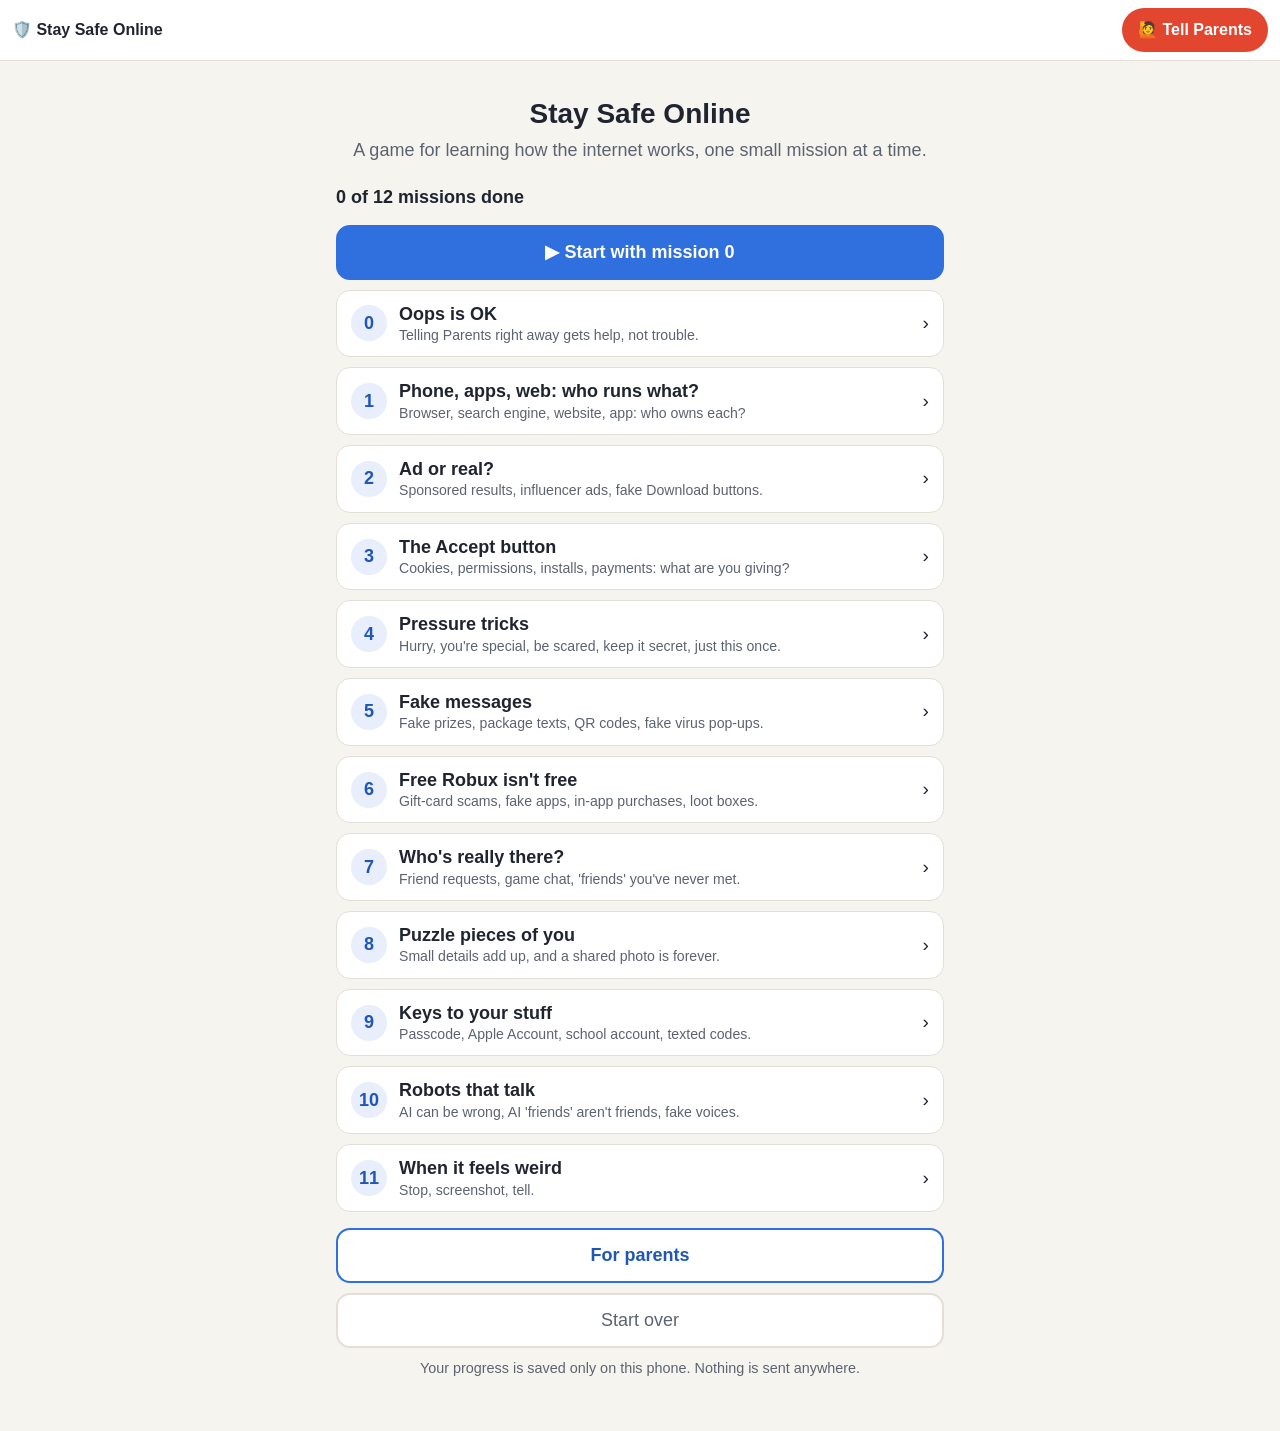
<file: index.html>
<!DOCTYPE html>
<html lang="en">
<head>
  <meta charset="utf-8">
  <meta name="viewport" content="width=device-width, initial-scale=1, viewport-fit=cover">
  <meta name="robots" content="noindex">
  <title>Stay Safe Online</title>
  <link rel="stylesheet" href="styles.css">
</head>
<body>
  <header class="topbar">
    <a class="brand" href="#home">🛡️ Stay Safe Online</a>
    <button type="button" class="tell-parents" id="tellParentsBtn" aria-haspopup="dialog">🙋 Tell Parents</button>
  </header>

  <main id="app" tabindex="-1">
    <noscript>
      <p class="card">This game needs JavaScript turned on in Safari. Ask Parents to help.</p>
    </noscript>
  </main>

  <div class="modal" id="tellParentsModal" role="dialog" aria-modal="true" aria-labelledby="tellParentsTitle" hidden>
    <div class="modal-box">
      <h2 id="tellParentsTitle">Go get Parents 💛</h2>
      <p><strong>You're not in trouble.</strong> Telling Parents is always the right move.</p>
      <ol>
        <li>Stop. Don't tap anything else.</li>
        <li>If something weird is on your screen, take a screenshot: press the <strong>side button</strong> and <strong>volume up</strong> together.</li>
        <li>Show Parents your phone. Right now is the best time, even if it feels awkward.</li>
      </ol>
      <p class="small">It's never too late to tell, even if it happened days ago.</p>
      <button type="button" class="btn primary" id="tellParentsClose">OK, got it</button>
    </div>
  </div>

  <script src="app.js"></script>
</body>
</html>
</file>
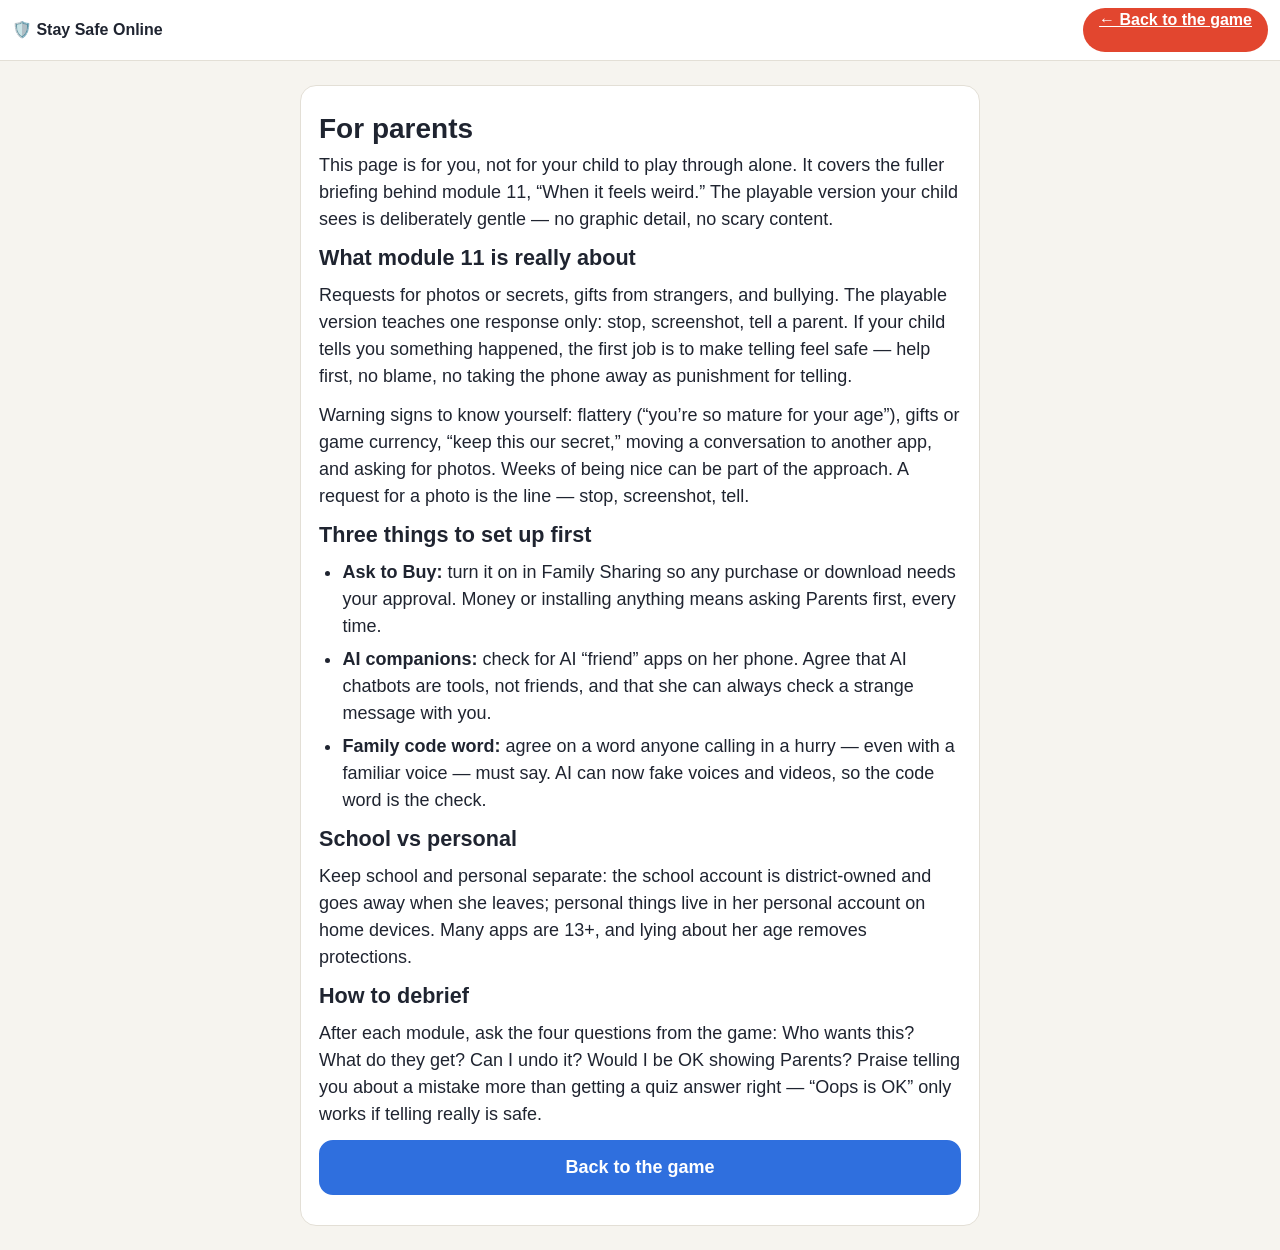
<file: parents.html>
<!DOCTYPE html>
<html lang="en">
<head>
  <meta charset="utf-8">
  <meta name="viewport" content="width=device-width, initial-scale=1, viewport-fit=cover">
  <meta name="robots" content="noindex">
  <title>For parents — Stay Safe Online</title>
  <link rel="stylesheet" href="styles.css">
</head>
<body>
  <header class="topbar">
    <a class="brand" href="index.html">🛡️ Stay Safe Online</a>
    <a class="tell-parents" href="index.html">← Back to the game</a>
  </header>
  <main class="card" style="max-width: 680px; margin: 24px auto;">
    <h1>For parents</h1>
    <p>This page is for you, not for your child to play through alone. It covers the fuller briefing behind module 11, “When it feels weird.” The playable version your child sees is deliberately gentle — no graphic detail, no scary content.</p>

    <h2>What module 11 is really about</h2>
    <p>Requests for photos or secrets, gifts from strangers, and bullying. The playable version teaches one response only: stop, screenshot, tell a parent. If your child tells you something happened, the first job is to make telling feel safe — help first, no blame, no taking the phone away as punishment for telling.</p>
    <p>Warning signs to know yourself: flattery (“you’re so mature for your age”), gifts or game currency, “keep this our secret,” moving a conversation to another app, and asking for photos. Weeks of being nice can be part of the approach. A request for a photo is the line — stop, screenshot, tell.</p>

    <h2>Three things to set up first</h2>
    <ul>
      <li><strong>Ask to Buy:</strong> turn it on in Family Sharing so any purchase or download needs your approval. Money or installing anything means asking Parents first, every time.</li>
      <li><strong>AI companions:</strong> check for AI “friend” apps on her phone. Agree that AI chatbots are tools, not friends, and that she can always check a strange message with you.</li>
      <li><strong>Family code word:</strong> agree on a word anyone calling in a hurry — even with a familiar voice — must say. AI can now fake voices and videos, so the code word is the check.</li>
    </ul>

    <h2>School vs personal</h2>
    <p>Keep school and personal separate: the school account is district-owned and goes away when she leaves; personal things live in her personal account on home devices. Many apps are 13+, and lying about her age removes protections.</p>

    <h2>How to debrief</h2>
    <p>After each module, ask the four questions from the game: Who wants this? What do they get? Can I undo it? Would I be OK showing Parents? Praise telling you about a mistake more than getting a quiz answer right — “Oops is OK” only works if telling really is safe.</p>
    <p><a class="btn primary" href="index.html">Back to the game</a></p>
  </main>
</body>
</html>
</file>
<file: styles.css>
/* Stay Safe Online — mobile-first, system fonts only */
:root {
  --bg: #f6f4ef;
  --card: #ffffff;
  --ink: #1f2430;
  --muted: #5c6370;
  --line: #e3dfd6;
  --brand: #2f6fde;
  --brand-dark: #1f56b8;
  --good: #1f8a4c;
  --good-bg: #e7f6ec;
  --oops: #b45d00;
  --oops-bg: #fff3e2;
  --parents: #e2462f;
  --radius: 16px;
  color-scheme: light;
}

* { box-sizing: border-box; }

html { -webkit-text-size-adjust: 100%; }

body {
  margin: 0;
  background: var(--bg);
  color: var(--ink);
  font-family: -apple-system, BlinkMacSystemFont, "Segoe UI", Roboto, Helvetica, Arial, sans-serif;
  font-size: 18px;
  line-height: 1.5;
  overflow-x: hidden;
}

main {
  max-width: 640px;
  margin: 0 auto;
  padding: 16px 16px calc(40px + env(safe-area-inset-bottom));
  outline: none;
}

h1 { font-size: 1.75rem; line-height: 1.2; margin: 8px 0 6px; }
h2 { font-size: 1.35rem; line-height: 1.25; margin: 0 0 10px; }
h3 { font-size: 1.1rem; margin: 0 0 8px; }
p { margin: 0 0 12px; }
ul, ol { padding-left: 1.3em; margin: 0 0 12px; }
li { margin-bottom: 6px; }
a { color: var(--brand-dark); }
.small { font-size: 0.9rem; color: var(--muted); }

/* Top bar */
.topbar {
  position: sticky;
  top: 0;
  z-index: 10;
  display: flex;
  align-items: center;
  justify-content: space-between;
  gap: 8px;
  padding: 8px 12px;
  padding-top: calc(8px + env(safe-area-inset-top));
  background: var(--card);
  border-bottom: 1px solid var(--line);
}
.brand {
  font-weight: 700;
  font-size: 1rem;
  text-decoration: none;
  color: var(--ink);
  min-height: 44px;
  display: flex;
  align-items: center;
}
.tell-parents {
  min-height: 44px;
  padding: 0 16px;
  border: none;
  border-radius: 999px;
  background: var(--parents);
  color: #fff;
  font: inherit;
  font-size: 1rem;
  font-weight: 700;
  cursor: pointer;
}

/* Cards and buttons */
.card {
  background: var(--card);
  border: 1px solid var(--line);
  border-radius: var(--radius);
  padding: 18px;
  margin: 0 0 16px;
}
.btn {
  display: flex;
  align-items: center;
  justify-content: center;
  width: 100%;
  min-height: 52px;
  padding: 12px 16px;
  margin: 0 0 10px;
  border: 2px solid var(--brand);
  border-radius: 14px;
  background: var(--card);
  color: var(--brand-dark);
  font: inherit;
  font-weight: 600;
  text-align: center;
  text-decoration: none;
  cursor: pointer;
}
.btn.primary { background: var(--brand); color: #fff; }
.btn.quiet { border-color: var(--line); color: var(--muted); font-weight: 500; }
.btn:active { transform: scale(0.99); }
.btn[disabled] { opacity: 0.45; cursor: default; }

/* Home */
.hero { text-align: center; padding: 12px 4px 4px; }
.hero p { color: var(--muted); }
.progress-line { font-weight: 600; margin: 4px 0 14px; color: var(--ink); }
.module-list { list-style: none; padding: 0; margin: 0 0 16px; }
.module-list li { margin: 0 0 10px; }
.module-link {
  display: flex;
  align-items: center;
  gap: 12px;
  min-height: 60px;
  padding: 12px 14px;
  background: var(--card);
  border: 1px solid var(--line);
  border-radius: 14px;
  color: var(--ink);
  text-decoration: none;
}
.module-num {
  flex: 0 0 36px;
  height: 36px;
  border-radius: 50%;
  background: #e8eefb;
  color: var(--brand-dark);
  font-weight: 700;
  display: flex;
  align-items: center;
  justify-content: center;
}
.module-link.done .module-num { background: var(--good); color: #fff; }
.module-title { flex: 1; font-weight: 600; line-height: 1.3; }
.module-title small { display: block; font-weight: 400; color: var(--muted); font-size: 0.88rem; }
.module-status { font-size: 1.2rem; }

/* Module flow */
.crumb { font-size: 0.9rem; color: var(--muted); margin: 4px 0 8px; }
.steps { display: flex; gap: 6px; margin: 0 0 14px; }
.steps span { flex: 1; height: 6px; border-radius: 3px; background: var(--line); }
.steps span.on { background: var(--brand); }
.question { font-weight: 700; margin: 14px 0 10px; scroll-margin-top: 80px; }

html { scroll-padding-top: 80px; } /* keep scroll targets clear of the sticky top bar */

.feedback { border-radius: var(--radius); padding: 16px; margin: 6px 0 14px; scroll-margin-top: 72px; }
#result { scroll-margin-top: 72px; }
.feedback.good { background: var(--good-bg); border: 2px solid var(--good); }
.feedback.oops { background: var(--oops-bg); border: 2px solid var(--oops); }
.feedback h3 { margin-bottom: 6px; }

.todo { background: #eef3fd; border: 1px solid #cddbf6; border-radius: var(--radius); padding: 16px; margin: 0 0 16px; }
.todo h3 { color: var(--brand-dark); }
.todo ul { margin-bottom: 0; }

.parent-note { background: #fbf2d8; border: 1px dashed #c9a43a; border-radius: var(--radius); padding: 14px 16px; margin: 0 0 16px; font-size: 0.95rem; }

.debrief ol { padding-left: 1.4em; }
.debrief li { font-weight: 600; margin-bottom: 10px; }
.debrief li span { display: block; font-weight: 400; color: var(--muted); font-size: 0.92rem; }

.nav-row { display: flex; gap: 10px; margin-top: 8px; }
.nav-row .btn { flex: 1; margin: 0; font-size: 0.95rem; }

/* Message bubbles */
.bubble { background: #e9e9eb; border-radius: 18px; padding: 10px 14px; margin: 0 0 8px; max-width: 92%; }
.bubble.me { background: #0a84ff; color: #fff; margin-left: auto; }
.avatar { flex: 0 0 48px; height: 48px; border-radius: 50%; background: #f0e6ff; display: flex; align-items: center; justify-content: center; font-size: 1.6rem; }

/* Tell Parents modal */
.modal {
  position: fixed;
  inset: 0;
  z-index: 50;
  background: rgba(20, 22, 28, 0.55);
  display: flex;
  align-items: center;
  justify-content: center;
  padding: 16px;
}
.modal[hidden] { display: none; }
.modal-box {
  background: var(--card);
  border-radius: 20px;
  padding: 20px;
  max-width: 440px;
  width: 100%;
  max-height: 90vh;
  overflow-y: auto;
}

/* Parents page */
.parents h2 { margin-top: 8px; }
.parents section { margin-bottom: 18px; }

/* Realistic simulation: fake Safari + toy game + phishing ad */
.sim-browser { border: 3px solid #2a2d34; border-radius: 22px; overflow: hidden; margin: 0 0 12px; background: #fff; }
.sim-tabbar { display: flex; align-items: center; gap: 8px; padding: 8px 10px; background: #eef0f3; border-bottom: 1px solid var(--line); }
.sim-tab { display: inline-flex; align-items: center; gap: 6px; background: #fff; border: 1px solid #d5d8de; border-radius: 10px 10px 0 0; padding: 6px 8px; font-size: 0.9rem; font-weight: 600; }
.sim-tab-close { width: 28px; height: 28px; border-radius: 50%; border: none; background: #dfe3e8; font-size: 0.95rem; font-weight: 700; cursor: pointer; }
.sim-tab-close:active { background: #c6ccd3; }
.sim-addr { flex: 1; background: #fff; border-radius: 10px; padding: 6px 10px; font-size: 0.82rem; color: #3a3f48; text-align: center; overflow: hidden; text-overflow: ellipsis; white-space: nowrap; }
.sim-game { position: relative; padding: 12px; min-height: 260px; background: linear-gradient(#dff3ff, #fff8e1); }
.sim-score { font-weight: 700; margin-bottom: 8px; }
.sim-field { position: relative; height: 200px; }
.sim-star { position: absolute; width: 52px; height: 52px; font-size: 2rem; background: transparent; border: none; cursor: pointer; }
.sim-ad { position: absolute; inset: 0; background: rgba(20, 22, 28, 0.45); display: flex; align-items: center; justify-content: center; padding: 16px; z-index: 5; }
.sim-ad[hidden] { display: none; }
.sim-ad-box { position: relative; background: #fff7f7; border: 3px solid #d33; border-radius: 16px; padding: 18px 14px 14px; text-align: center; width: 100%; max-width: 340px; }
.sim-ad-box h3 { font-size: 1.4rem; margin-bottom: 6px; }
.sim-fake-x { position: absolute; top: 6px; right: 6px; width: 28px; height: 28px; border-radius: 50%; border: none; background: #e6e8ec; font-weight: 700; cursor: pointer; }
.sim-claim, .sim-claim2 { display: block; width: 100%; min-height: 52px; margin: 8px 0 0; border: none; border-radius: 12px; font: inherit; font-weight: 800; cursor: pointer; }
.sim-claim { background: #1db954; color: #fff; font-size: 1.1rem; }
.sim-claim2 { background: #2f6fde; color: #fff; }
.sim-actions { margin: 0 0 12px; }

/* Shared realistic-simulation pieces: pretend iPhone, Safari, App Store */
.sim-root.sim-locked { pointer-events: none; opacity: 0.75; }
.sim-phone { border: 3px solid #2a2d34; border-radius: 26px; overflow: hidden; margin: 0 0 12px; background: #fff; font-size: 0.95rem; }
.sim-status { display: flex; justify-content: space-between; padding: 6px 16px 4px; font-size: 0.8rem; font-weight: 700; background: #f2f2f7; }
.sim-notif { margin: 8px; padding: 10px 12px; border-radius: 14px; background: rgba(242, 242, 247, 0.96); border: 1px solid #e0e0e6; box-shadow: 0 2px 8px rgba(0, 0, 0, 0.08); font-size: 0.9rem; }
.sim-notif b { display: block; font-size: 0.8rem; color: var(--muted); }
.sim-home, .sim-dock { display: grid; grid-template-columns: repeat(4, 1fr); gap: 10px 4px; padding: 12px 8px; }
.sim-home { background: linear-gradient(#cfe3ff, #f5d9ff); min-height: 170px; align-content: start; }
.sim-dock { background: #e9e9ef; }
.sim-icon { display: flex; flex-direction: column; align-items: center; gap: 4px; min-height: 76px; padding: 2px; border: none; background: transparent; font: inherit; font-size: 0.72rem; color: #1f2430; cursor: pointer; }
.sim-icon-img { display: flex; align-items: center; justify-content: center; width: 52px; height: 52px; border-radius: 13px; font-size: 1.7rem; box-shadow: 0 1px 3px rgba(0, 0, 0, 0.15); }
.sim-page { padding: 10px 12px; min-height: 220px; }
.sim-gbar { display: flex; align-items: center; justify-content: space-between; margin-bottom: 8px; }
.sim-gbar button { min-width: 44px; min-height: 44px; border: none; background: transparent; font-size: 1.2rem; cursor: pointer; color: #5f6368; }
.sim-glogo { font-size: 1.4rem; font-weight: 700; color: #4a73d8; }
.sim-gsearch { display: block; width: 100%; min-height: 44px; padding: 8px 14px; margin: 0 0 6px; border: 1px solid #dfe1e5; border-radius: 22px; background: #fff; font: inherit; text-align: left; cursor: pointer; }
.sim-result { display: block; width: 100%; min-height: 52px; padding: 8px 4px; border: none; border-bottom: 1px solid #eee; background: transparent; font: inherit; text-align: left; cursor: pointer; }
.sim-result .r-title { display: block; color: #1a0dab; font-weight: 600; }
.sim-result .r-url { display: block; color: #2a7a3b; font-size: 0.8rem; }
.sim-urlbar { padding: 6px 10px; background: #f2f2f7; border-top: 1px solid #ddd; }
.sim-url { display: block; width: 100%; min-height: 44px; border: none; border-radius: 12px; background: #fff; font: inherit; font-size: 0.88rem; color: #3a3f48; cursor: pointer; overflow: hidden; text-overflow: ellipsis; white-space: nowrap; }
.sim-toolbar { display: flex; justify-content: space-around; padding: 2px 4px 6px; background: #f2f2f7; }
.sim-toolbar button { min-width: 44px; min-height: 44px; border: none; background: transparent; color: #0a6cff; font-size: 1.4rem; cursor: pointer; }
.sim-tabs-ico { display: inline-block; width: 16px; height: 16px; border: 2px solid #0a6cff; border-radius: 3px; box-shadow: 4px -4px 0 -2px #f2f2f7, 4px -4px 0 0 #0a6cff; }
.sim-cats { background: #fffbe6; }
.sim-cats h3 { text-align: center; font-size: 1.3rem; }
.sim-badge { display: block; margin: 0 auto 10px; min-height: 44px; padding: 6px 14px; border: 2px solid #1f8a4c; border-radius: 999px; background: #e7f6ec; color: #1f8a4c; font: inherit; font-size: 0.85rem; font-weight: 700; cursor: pointer; }
.sim-loud { display: block; width: 100%; min-height: 52px; margin: 0 0 10px; border: none; border-radius: 12px; background: #ff5a1f; color: #fff; font: inherit; font-weight: 800; cursor: pointer; }
.sim-foot { display: block; width: 100%; min-height: 44px; border: none; background: transparent; color: var(--muted); font: inherit; font-size: 0.8rem; cursor: pointer; }
.sim-store { padding: 8px 12px 12px; }
.sim-link { min-height: 44px; padding: 0 4px; border: none; background: transparent; color: #0a6cff; font: inherit; cursor: pointer; }
.sim-app-head { display: flex; gap: 12px; align-items: flex-start; margin: 4px 0 10px; }
.sim-app-icon { flex: 0 0 84px; height: 84px; border-radius: 20px; background: #d6ecff; display: flex; align-items: center; justify-content: center; font-size: 2.8rem; }
.sim-app-meta { flex: 1; min-width: 0; }
.sim-app-meta strong { display: block; font-size: 1.1rem; }
.sim-dev { display: block; min-height: 44px; padding: 0; border: none; background: transparent; color: #0a6cff; font: inherit; font-size: 0.9rem; text-align: left; cursor: pointer; }
.sim-get-row { display: flex; align-items: center; gap: 8px; flex-wrap: wrap; }
.sim-get { min-width: 76px; min-height: 44px; border: none; border-radius: 999px; background: #0a6cff; color: #fff; font: inherit; font-weight: 800; cursor: pointer; }
.sim-pick { display: block; width: 100%; min-height: 44px; margin: 0 0 8px; border: none; border-radius: 12px; background: #fff4d6; font: inherit; font-size: 0.88rem; font-weight: 700; cursor: pointer; }
.sim-row { display: flex; justify-content: space-between; align-items: center; width: 100%; min-height: 48px; padding: 0 4px; border: none; border-top: 1px solid #eee; background: transparent; font: inherit; cursor: pointer; }
.sim-reveal { margin-top: 8px; padding: 10px 12px; border-radius: 12px; background: #f2f2f7; font-size: 0.9rem; }
.sim-check { font-weight: 700; font-size: 0.95rem; margin: 0 0 10px; }
.sim-hint { background: #fffbea; border: 1px solid #e6d27a; border-radius: 12px; padding: 10px 12px; font-size: 0.95rem; scroll-margin-top: 72px; }
.sim-hint[hidden] { display: none; }

/* Modules 2-4 simulations: search ads, video feed, download page,
   cookie banner, permission alert, game pop-ups, game chat, Messages */
.sim-rel { position: relative; }
.sim-homebar { display: flex; align-items: center; justify-content: center; width: 100%; min-height: 44px; border: none; background: #f2f2f7; cursor: pointer; }
.sim-homebar span { display: block; width: 134px; height: 5px; border-radius: 3px; background: #1f2430; }
.sim-overlay { position: absolute; inset: 0; z-index: 5; display: flex; align-items: center; justify-content: center; padding: 14px; background: rgba(20, 22, 28, 0.45); }
.sim-overlay.sim-bottom { align-items: flex-end; padding: 8px; }
.sim-reveal p { margin: 0; }

.sim-adline { display: flex; align-items: center; justify-content: space-between; margin-top: 4px; }
.sim-spons { font-size: 0.78rem; font-weight: 700; color: #3a3f48; }
.sim-adinfo { min-width: 44px; min-height: 44px; border: none; background: transparent; font-size: 1.1rem; color: #5f6368; cursor: pointer; }
.sim-result .r-desc { display: block; color: #4d5156; font-size: 0.85rem; }
.sim-shopnow { display: block; min-height: 44px; margin: 0 0 6px; padding: 0 16px; border: 1px solid #dfe1e5; border-radius: 22px; background: #fff; color: #1a0dab; font: inherit; font-size: 0.9rem; font-weight: 600; cursor: pointer; }
.sim-salepage { text-align: center; background: #fff7f7; }
.sim-fakebuy { display: inline-block; padding: 10px 22px; border-radius: 12px; background: #1db954; color: #fff; font-weight: 800; margin-bottom: 8px; }

.sim-video { position: relative; min-height: 330px; padding: 12px 64px 12px 12px; background: linear-gradient(160deg, #ff8fb8, #8a4fd8 60%, #2a1a4a); color: #fff; display: flex; flex-direction: column; justify-content: space-between; }
.sim-vid-art { text-align: center; font-size: 3rem; line-height: 1.2; padding-top: 18px; }
.sim-vid-art span { font-size: 1rem; font-weight: 700; }
.sim-rail { position: absolute; right: 6px; bottom: 16px; display: flex; flex-direction: column; gap: 6px; }
.sim-rail button { display: flex; flex-direction: column; align-items: center; min-width: 50px; min-height: 56px; border: none; background: transparent; color: #fff; font: inherit; font-size: 1.5rem; cursor: pointer; }
.sim-rail button span { font-size: 0.7rem; font-weight: 700; }
.sim-vcap p { margin: 0; font-size: 0.9rem; }
.sim-vuser { display: flex; align-items: center; gap: 8px; }
.sim-vname { min-height: 44px; padding: 0; border: none; background: transparent; color: #fff; font: inherit; font-weight: 800; cursor: pointer; }
.sim-follow { min-height: 36px; padding: 0 12px; border: 1px solid #fff; border-radius: 8px; background: transparent; color: #fff; font: inherit; font-size: 0.8rem; font-weight: 700; cursor: pointer; }
.sim-paid { display: block; min-height: 32px; padding: 0; border: none; background: transparent; color: rgba(255, 255, 255, 0.8); font: inherit; font-size: 0.75rem; cursor: pointer; }
.sim-more { min-height: 32px; padding: 0 2px; border: none; background: transparent; color: rgba(255, 255, 255, 0.75); font: inherit; font-weight: 700; cursor: pointer; }
.sim-tags { display: flex; flex-wrap: wrap; gap: 4px; }
.sim-htag { min-height: 44px; padding: 0 6px; border: none; background: transparent; color: #fff; font: inherit; font-size: 0.9rem; font-weight: 800; cursor: pointer; }
.sim-vbtns { display: flex; gap: 8px; padding: 8px; }
.sim-shopbar, .sim-codebtn { flex: 1; min-height: 48px; border: none; border-radius: 12px; font: inherit; font-size: 0.85rem; font-weight: 800; cursor: pointer; }
.sim-shopbar { background: #ff3b7f; color: #fff; }
.sim-codebtn { background: #f2f2f7; color: #1f2430; }

.sim-dlpage h3 { text-align: center; }
.sim-preview { text-align: center; font-size: 2rem; background: #fdf3ff; border-radius: 12px; padding: 8px; margin: 0 0 8px; }
.sim-dlad { position: relative; margin: 0 0 8px; }
.sim-admark { position: absolute; top: 2px; right: 6px; font-size: 0.6rem; color: rgba(255, 255, 255, 0.85); }
.sim-dl { display: block; width: 100%; min-height: 56px; border: none; border-radius: 12px; background: #1db954; color: #fff; font: inherit; font-size: 1.05rem; font-weight: 800; cursor: pointer; }
.sim-file { font-size: 0.85rem; color: #3a3f48; margin: 0 0 8px; }
.sim-filelink { min-height: 44px; padding: 0 4px; border: none; background: transparent; color: #0a6cff; font: inherit; font-size: 0.85rem; text-decoration: underline; cursor: pointer; }

.sim-libhead { font-weight: 800; font-size: 1.1rem; color: #1f56b8; margin: 0 0 8px; }
.sim-cookie { position: absolute; left: 8px; right: 8px; bottom: 8px; z-index: 5; padding: 12px; border-radius: 14px; background: #fff; border: 1px solid #c8ccd4; box-shadow: 0 -2px 14px rgba(0, 0, 0, 0.18); font-size: 0.9rem; }
.sim-cookie p { margin: 4px 0 8px; }
.sim-cbtns { display: flex; gap: 8px; }
.sim-cbtn { flex: 1; min-height: 44px; border: 1px solid #1f56b8; border-radius: 10px; background: #fff; color: #1f56b8; font: inherit; font-weight: 700; cursor: pointer; }
.sim-cbtn.wide { display: block; width: 100%; }
.sim-clink { display: block; width: 100%; min-height: 44px; border: none; background: transparent; color: #5c6370; font: inherit; font-size: 0.85rem; text-decoration: underline; cursor: pointer; }
.sim-crow { display: flex; align-items: center; justify-content: space-between; gap: 8px; }
.sim-switch { position: relative; flex: 0 0 56px; width: 56px; height: 44px; border: none; background: transparent; cursor: pointer; }
.sim-switch span { position: absolute; left: 2px; top: 7px; width: 52px; height: 30px; border-radius: 15px; background: #d1d1d6; }
.sim-switch span::after { content: ""; position: absolute; left: 2px; top: 2px; width: 26px; height: 26px; border-radius: 50%; background: #fff; box-shadow: 0 1px 3px rgba(0, 0, 0, 0.3); }
.sim-switch.on span { background: #34c759; }
.sim-switch.on span::after { left: 24px; }

.sim-flash { min-height: 300px; padding: 16px; background: #1c1c1e; color: #fff; text-align: center; }
.sim-flash.on { background: #fff7c2; color: #1f2430; }
.sim-flash-name { font-weight: 700; }
.sim-flash-btn { width: 120px; height: 120px; border-radius: 50%; border: 4px solid #555; background: #2c2c2e; font-size: 3rem; cursor: pointer; }
.sim-flash.on .sim-flash-btn { background: #ffe066; border-color: #f2c200; }
.sim-alert { width: 100%; max-width: 280px; border-radius: 14px; overflow: hidden; background: rgba(245, 245, 247, 0.98); color: #1f2430; text-align: center; }
.sim-alert-t { font-weight: 700; font-size: 0.95rem; margin: 14px 14px 4px; }
.sim-alert-b { font-size: 0.8rem; margin: 0 14px 12px; }
.sim-alert button { display: block; width: 100%; min-height: 44px; border: none; border-top: 1px solid #c8c8cc; background: transparent; color: #0a6cff; font: inherit; font-size: 1rem; cursor: pointer; }

.sim-gamescreen { min-height: 300px; padding: 10px 12px; background: linear-gradient(#bfe6ff, #e9d6ff); }
.sim-gtitle { display: flex; justify-content: space-between; font-weight: 800; margin: 0 0 10px; }
.sim-levelup { text-align: center; background: #fff; border-radius: 16px; padding: 16px; margin-top: 20px; }
.sim-stars { font-size: 2rem; margin: 0 0 8px; }
.sim-gbtn { min-height: 52px; padding: 0 24px; border: none; border-radius: 14px; background: #2f6fde; color: #fff; font: inherit; font-weight: 800; cursor: pointer; }
.sim-board { display: grid; grid-template-columns: repeat(4, 1fr); gap: 8px; }
.sim-bubble { min-height: 56px; border: none; background: transparent; font-size: 2rem; cursor: pointer; }
.sim-gpop { width: 100%; max-width: 320px; padding: 14px; border: 3px solid #d33; border-radius: 16px; background: #fff7f7; text-align: center; }
.sim-gpop p { margin: 0 0 6px; }
.sim-countdown { font-size: 1.3rem; font-weight: 800; color: #d33; }
.sim-later { display: block; margin: 6px auto 0; min-height: 44px; padding: 0 12px; border: none; background: transparent; color: #8a8f98; font: inherit; font-size: 0.8rem; cursor: pointer; }

.sim-shop { background: linear-gradient(#2a1a4a, #4a2a7a); color: #fff; }
.sim-shophead { display: flex; align-items: center; justify-content: space-between; margin: 0 0 10px; }
.sim-gback { min-height: 44px; padding: 0 10px; border: none; border-radius: 10px; background: rgba(255, 255, 255, 0.15); color: #fff; font: inherit; font-weight: 700; cursor: pointer; }
.sim-deal { padding: 12px; border: 3px solid #ffcc00; border-radius: 16px; background: rgba(255, 255, 255, 0.08); text-align: center; }
.sim-chest { margin: 0 0 8px; }
.sim-freq { margin: 0 0 8px; }
.sim-deal p { margin: 0 0 6px; }
.sim-deal .small { color: #e0d6f5; }
.sim-deal-t { font-weight: 800; color: #ffcc00; }
.sim-shop .sim-countdown { color: #ff6b6b; font-size: 1.8rem; }
.sim-items { display: grid; grid-template-columns: 1fr 1fr; gap: 8px; margin-top: 10px; }
.sim-item { display: flex; flex-direction: column; align-items: center; min-height: 80px; padding: 6px; border: none; border-radius: 12px; background: rgba(255, 255, 255, 0.12); color: #fff; font: inherit; font-size: 1.6rem; cursor: pointer; }
.sim-item span { font-size: 0.8rem; }
.sim-field-fake { margin: 0 0 6px; padding: 8px 10px; border: 1px solid #c8ccd4; border-radius: 8px; background: #fff; color: #1f2430; text-align: left; font-size: 0.9rem; }

.sim-chat { min-height: 320px; display: flex; flex-direction: column; background: #fff; }
.sim-chathead, .sim-msghead { display: flex; align-items: center; justify-content: space-between; gap: 6px; padding: 2px 6px; background: #f2f2f7; border-bottom: 1px solid #e0e0e6; }
.sim-chatname { flex: 1; min-height: 44px; border: none; background: transparent; font: inherit; font-weight: 800; cursor: pointer; }
.sim-dots { min-width: 44px; min-height: 44px; border: none; background: transparent; font-size: 1.3rem; color: #0a6cff; cursor: pointer; }
.sim-thread { flex: 1; padding: 10px; }
.sim-day { text-align: center; font-size: 0.75rem; color: var(--muted); margin: 0 0 8px; }
.sim-compose { display: block; width: calc(100% - 16px); min-height: 44px; margin: 6px 8px 8px; padding: 0 14px; border: 1px solid #d1d1d6; border-radius: 22px; background: #fff; color: #8a8f98; font: inherit; text-align: left; cursor: pointer; }
.sim-qt { display: flex; background: #d1d4da; }
.sim-qt button { flex: 1; min-height: 44px; border: none; border-right: 1px solid #b8bcc4; background: transparent; font: inherit; font-size: 0.85rem; cursor: pointer; }
.sim-qt button:last-child { border-right: none; }
.sim-keys { display: flex; flex-direction: column; align-items: center; gap: 6px; padding: 8px 4px 12px; background: #d1d4da; color: #3a3f48; font-size: 0.95rem; letter-spacing: 0.3em; }
.sim-sheet { width: 100%; }
.sim-sheet button { display: block; width: 100%; min-height: 50px; border: none; border-bottom: 1px solid #d1d1d6; background: #f9f9fb; color: #0a6cff; font: inherit; cursor: pointer; }
.sim-sheet button:first-child { border-radius: 14px 14px 0 0; }
.sim-sheet button:nth-child(3) { border-radius: 0 0 14px 14px; border-bottom: none; }
.sim-sheet button.danger { color: #d33; font-weight: 700; }
.sim-sheet button.cancel { margin-top: 8px; border-radius: 14px; font-weight: 700; }

.sim-sender { flex: 1; display: flex; flex-direction: column; align-items: center; font-size: 0.8rem; padding: 4px 44px 4px 0; }
.sim-sender small { color: var(--muted); }
.sim-av { display: flex; align-items: center; justify-content: center; width: 36px; height: 36px; border-radius: 50%; background: #a0a4ad; color: #fff; font-weight: 700; }
.sim-junk { margin: 8px; padding: 8px 10px; border-radius: 12px; background: #f2f2f7; font-size: 0.8rem; text-align: center; color: #3a3f48; }
.sim-junkbtn { display: block; width: 100%; min-height: 44px; border: none; background: transparent; color: #0a6cff; font: inherit; font-size: 0.9rem; font-weight: 600; cursor: pointer; }
.sim-linkcard { display: block; width: 92%; min-height: 56px; padding: 8px 12px; border: none; border-radius: 14px; background: #e9e9eb; font: inherit; text-align: left; cursor: pointer; }
.sim-linkcard b, .sim-linkcard span { display: block; }
.sim-linkcard span { font-size: 0.8rem; color: var(--muted); }
.sim-gzapp { text-align: center; background: #fff8ee; }
.sim-ok { color: var(--good); font-weight: 700; }

/* Modules 5-7 simulations: Messages inbox, Camera + QR poster, virus page,
   Safari tab switcher, Robux generator, in-game chat, mystery chest,
   friend requests */
.sim-sheet button.endgrp { border-radius: 0 0 14px 14px; border-bottom: none; }
.sim-sheet button.solo { border-radius: 14px; border-bottom: none; }
.sim-chips { display: flex; flex-wrap: wrap; gap: 6px; padding: 8px; background: #d1d4da; }
.sim-chips button { flex: 1 1 auto; min-height: 44px; padding: 6px 12px; border: none; border-radius: 22px; background: #fff; color: #1f2430; font: inherit; font-size: 0.85rem; cursor: pointer; }

.sim-inbox { min-height: 260px; }
.sim-inbox-t { font-size: 1.5rem; font-weight: 800; margin: 6px 12px 4px; }
.sim-inrow { display: flex; align-items: center; gap: 8px; width: 100%; min-height: 64px; padding: 8px 10px 8px 2px; border: none; border-bottom: 1px solid #eee; background: #fff; font: inherit; text-align: left; cursor: pointer; }
.sim-dot { flex: 0 0 12px; color: #0a84ff; font-size: 0.7rem; text-align: center; }
.sim-inmain { flex: 1; min-width: 0; }
.sim-inname { display: flex; justify-content: space-between; gap: 6px; }
.sim-inname small { color: var(--muted); font-size: 0.75rem; white-space: nowrap; }
.sim-inprev { display: block; color: var(--muted); font-size: 0.82rem; overflow: hidden; text-overflow: ellipsis; white-space: nowrap; }

.sim-cam { background: #000; color: #fff; }
.sim-camtop, .sim-camctrl { display: flex; align-items: center; justify-content: space-between; padding: 4px 12px; }
.sim-camtop span { font-size: 0.75rem; font-weight: 700; color: #ffd60a; letter-spacing: 0.08em; }
.sim-camtop button, .sim-zoom { min-width: 44px; min-height: 44px; border: none; border-radius: 50%; background: rgba(255, 255, 255, 0.14); color: #fff; font: inherit; font-size: 0.9rem; cursor: pointer; }
.sim-viewfinder { position: relative; padding: 14px 12px 70px; background: linear-gradient(#7fb069, #4a7c3a); }
.sim-viewfinder.snap { animation: simSnap 0.3s; }
@keyframes simSnap { 0% { filter: brightness(3); } 100% { filter: none; } }
.sim-poster { display: flex; flex-direction: column; align-items: center; gap: 6px; width: 100%; padding: 12px; border: 4px solid #f2c200; border-radius: 6px; background: #fffdf2; color: #1f2430; font: inherit; font-size: 0.85rem; cursor: pointer; }
.sim-qr { display: grid; grid-template-columns: repeat(7, 12px); gap: 0; padding: 6px; background: #fff; border: 1px solid #ccc; }
.sim-qr i { display: block; width: 12px; height: 12px; }
.sim-qr i.on { background: #111; }
.sim-qrchip { position: absolute; left: 50%; bottom: 12px; transform: translateX(-50%); display: flex; flex-direction: column; align-items: center; min-height: 48px; width: 86%; padding: 6px 12px; border: none; border-radius: 14px; background: #ffd60a; color: #1f2430; font: inherit; font-size: 0.85rem; cursor: pointer; overflow-wrap: anywhere; }
.sim-qrchip span { font-size: 0.72rem; }
.sim-camctrl { padding: 8px 18px; }
.sim-shutter { width: 64px; height: 64px; border: 4px solid #fff; border-radius: 50%; background: #fff; box-shadow: inset 0 0 0 3px #000; cursor: pointer; }

.sim-dino { background: #f3fbe9; min-height: 400px; }
.sim-virusbg { background: rgba(120, 0, 0, 0.6); align-items: flex-start; }
.sim-virus { width: 100%; padding: 12px; border: 3px solid #d33; border-radius: 12px; background: #fff; text-align: center; }
.sim-virus h3 { color: #d33; }
.sim-virus p { margin: 0 0 6px; }
.sim-claim.sim-red { background: #d33; }
.sim-telno { display: block; width: 100%; min-height: 44px; margin-top: 8px; border: none; background: transparent; color: #0a6cff; font: inherit; font-size: 0.85rem; text-decoration: underline; cursor: pointer; }

.sim-tabgrid { display: grid; grid-template-columns: 1fr 1fr; gap: 10px; padding: 14px 10px; min-height: 260px; background: #3a3a3c; align-content: start; }
.sim-tabcard { min-width: 0; border-radius: 12px; overflow: hidden; background: #fff; }
.sim-tabcard-head { display: flex; align-items: center; justify-content: space-between; gap: 2px; padding-left: 6px; background: #e5e5ea; font-size: 0.68rem; font-weight: 700; min-width: 0; }
.sim-tabcard-head span { overflow: hidden; text-overflow: ellipsis; white-space: nowrap; }
.sim-tabx { flex: 0 0 44px; min-height: 44px; border: none; background: transparent; font-size: 1rem; font-weight: 700; cursor: pointer; }
.sim-tabprev { display: block; width: 100%; min-height: 110px; border: none; background: #f3fbe9; font: inherit; font-size: 0.85rem; text-align: center; cursor: pointer; }
.sim-tabprev-red { background: #ffe5e5; color: #d33; font-weight: 800; }
.sim-tabbot { display: flex; align-items: center; justify-content: space-between; padding: 4px 12px; background: #2c2c2e; color: #fff; font-size: 0.85rem; }

.sim-rbx { background: #fffbe6; text-align: center; }
.sim-ticker { font-size: 0.8rem; color: var(--good); font-weight: 700; margin: 0 0 8px; }
.sim-input { display: block; width: 100%; min-height: 52px; margin: 0 0 8px; padding: 4px 10px; border: 1px solid #c8ccd4; border-radius: 8px; background: #fff; font: inherit; font-size: 0.9rem; text-align: left; cursor: pointer; }
.sim-input small { display: block; font-size: 0.7rem; color: var(--muted); }
.sim-input .ph { color: #a0a4ad; }
.sim-amts { display: flex; gap: 6px; margin: 0 0 6px; }
.sim-amts button { flex: 1; min-height: 44px; border: 2px solid #f2c200; border-radius: 10px; background: #fff; font: inherit; font-size: 0.85rem; font-weight: 700; cursor: pointer; }
.sim-amts button.on { background: #f2c200; }
.sim-warn { color: #d33; font-weight: 700; font-size: 0.85rem; margin: 0; }

.sim-gc { min-height: 340px; display: flex; flex-direction: column; background: #22272e; color: #e6e8ec; }
.sim-gcworld { text-align: center; font-size: 1.6rem; line-height: 1.4; padding: 10px; background: linear-gradient(#8fd3ff, #7cc46a); }
.sim-gclog { flex: 1; padding: 8px 10px; }
.sim-gcsys { margin: 0; padding: 6px 10px; font-size: 0.75rem; color: #9aa4b2; }
.sim-gcmsg { margin: 0 0 6px; font-size: 0.9rem; }
.sim-gcmsg b { color: #7ee787; }
.sim-gcname { min-height: 32px; padding: 0 2px; border: none; background: transparent; color: #f9c74f; font: inherit; font-weight: 800; cursor: pointer; }
.sim-gc .sim-day { color: #9aa4b2; }
.sim-gcin { display: block; width: calc(100% - 16px); min-height: 44px; margin: 6px 8px 8px; padding: 0 14px; border: 1px solid #444c56; border-radius: 10px; background: #2d333b; color: #9aa4b2; font: inherit; text-align: left; cursor: pointer; }
.sim-gcin.light { width: 100%; margin: 6px 0 8px; border-color: #d1d1d6; background: #fff; color: #8a8f98; }
.sim-chathead.dark { background: #2d333b; border-bottom-color: #444c56; color: #e6e8ec; }
.sim-chathead.dark .sim-link, .sim-chathead.dark .sim-dots { color: #58a6ff; }
.sim-handle { min-height: 32px; padding: 0 4px; border: none; border-radius: 6px; background: rgba(88, 166, 255, 0.18); color: #58a6ff; font: inherit; font-weight: 700; cursor: pointer; }
.sim-pcard { width: 100%; max-width: 280px; padding: 14px; border-radius: 16px; background: #fff; color: #1f2430; text-align: center; }
.sim-pcard p { margin: 0 0 8px; }
.sim-pcard button { display: block; width: 100%; min-height: 44px; margin: 0 0 6px; border: 1px solid #d1d1d6; border-radius: 10px; background: #f2f2f7; color: #0a6cff; font: inherit; font-weight: 600; cursor: pointer; }
.sim-pcard button.danger { color: #d33; }
.sim-pcard button.fill { background: #0a6cff; border-color: #0a6cff; color: #fff; }
.sim-pc-av { width: 56px; height: 56px; margin: 0 auto 6px; border-radius: 50%; background: #f0e6ff; display: flex; align-items: center; justify-content: center; font-size: 1.8rem; }

.sim-chestbox { font-size: 3rem; line-height: 1.1; }
.sim-oddsbtn { color: #e0d6f5; }
.sim-odds { color: #1f2430; }

.sim-friends { min-height: 300px; }
.sim-frtabs { display: flex; gap: 4px; margin: 0 0 10px; padding: 3px; border-radius: 10px; background: #eef0f3; }
.sim-frtabs button { flex: 1; min-height: 44px; border: none; border-radius: 8px; background: transparent; font: inherit; font-size: 0.9rem; cursor: pointer; }
.sim-frtabs button.on { background: #fff; font-weight: 700; box-shadow: 0 1px 3px rgba(0, 0, 0, 0.12); }
.sim-frwho { display: flex; align-items: center; gap: 10px; width: 100%; min-height: 56px; margin: 0 0 8px; padding: 0; border: none; background: transparent; font: inherit; text-align: left; cursor: pointer; }
.sim-prof { text-align: center; }
.sim-prof p { margin: 0 0 6px; }
.sim-cbtn.fill { background: #1f56b8; color: #fff; }
.sim-cbtn.red { border-color: #d33; color: #d33; }
.sim-buildgrid { display: grid; grid-template-columns: repeat(6, 1fr); gap: 3px; padding: 0 10px 6px; }
.sim-cell { min-height: 44px; border: 1px dashed #5a6472; border-radius: 4px; background: #7cc46a; font-size: 1.3rem; cursor: pointer; }
.sim-cell.on { border-style: solid; background: #c58b5b; }

/* Mission 0 + Modules 8-11 simulations: Messages threads, photo profile,
   post composer with crop/location, group chat, AI chat, voice message,
   Phone app, and a pretend iPhone with real side buttons (screenshots) */
.sim-notifbtn { display: block; width: calc(100% - 16px); color: inherit; font: inherit; font-size: 0.9rem; text-align: left; cursor: pointer; }
.sim-sent { display: block; margin-top: 4px; color: #0a6cff; font-size: 0.82rem; }
.sim-senderbtn { border: none; background: transparent; font: inherit; font-size: 0.8rem; color: inherit; min-height: 44px; cursor: pointer; }
.sim-who { margin: 0 0 2px 6px; font-size: 0.72rem; color: var(--muted); }
.sim-gtag { font-size: 0.75rem; color: #9aa4b2; padding-left: 6px; }
.sim-chathead.dark strong { flex: 1; text-align: center; }
.sim-photobub { display: flex; flex-direction: column; align-items: center; justify-content: center; width: 150px; min-height: 96px; margin: 0 0 8px; border: none; border-radius: 18px; background: #dfe6ef; font: inherit; font-size: 2rem; cursor: pointer; }
.sim-photobub span { font-size: 0.75rem; color: var(--muted); }
.sim-silly { background: #fff1b8; }
.sim-blurpic { background: linear-gradient(135deg, #c9ced6, #e4e7ec); filter: saturate(0.6); }
.sim-gone { margin: 0 0 8px 6px; font-size: 0.8rem; font-style: italic; color: var(--muted); }
.sim-sysline { display: block; width: 100%; min-height: 44px; margin: 0 0 4px; border: none; background: transparent; color: var(--muted); font: inherit; font-size: 0.78rem; cursor: pointer; }
.sim-bubbtn { display: block; border: none; font: inherit; text-align: left; cursor: pointer; }
.sim-minipage { margin: 0 0 8px; padding: 10px; border: 2px solid #d33; border-radius: 10px; background: #fff7f7; font-size: 0.85rem; }
.sim-minipage .sim-field-fake { margin: 6px 0 0; }

.sim-feed { padding: 0 10px 10px; }
.sim-profhead { display: flex; align-items: center; gap: 10px; margin: 4px 0 8px; }
.sim-profhead .sim-pc-av { margin: 0; width: 48px; height: 48px; }
.sim-post { border-top: 1px solid #eee; padding: 6px 0 4px; }
.sim-posthead { margin: 0 0 4px; font-size: 0.82rem; }
.sim-photo { display: flex; align-items: center; justify-content: center; width: 100%; min-height: 120px; padding: 0; border: none; border-radius: 10px; font: inherit; cursor: pointer; }
.sim-ph { font-size: 2.6rem; line-height: 1.1; text-align: center; }
.sim-ph small { display: block; font-size: 1.6rem; }
.sim-ph-hoodie { background: #dbe8ff; }
.sim-ph-pool { background: #c9f0ff; }
.sim-ph-steps { background: #f3e6d4; }
.sim-postbar { display: flex; gap: 4px; }
.sim-postbar button { min-width: 44px; min-height: 44px; border: none; background: transparent; font-size: 1.2rem; cursor: pointer; }
.sim-cap { margin: 0 0 4px; font-size: 0.88rem; }
.sim-capbtn { display: block; width: 100%; min-height: 44px; padding: 0; border: none; background: transparent; font: inherit; font-size: 0.88rem; text-align: left; cursor: pointer; }
.sim-zoomwrap { align-items: flex-start; }
.sim-zoombox { width: 100%; padding: 10px; border-radius: 14px; background: #fff; }
.sim-zoombox p { margin: 0 0 6px; }
.sim-photo.big { position: relative; flex-direction: column; gap: 8px; min-height: 200px; margin: 0 0 8px; font-size: 3.4rem; cursor: default; }
.sim-clue { min-height: 44px; padding: 4px 10px; border: none; border-radius: 6px; background: #1f3f8a; color: #fff; font: inherit; font-size: 0.85rem; font-weight: 800; letter-spacing: 0.04em; cursor: pointer; }
.sim-clue-plain { background: transparent; color: #3a6f8a; font-weight: 400; }
.sim-sign { position: absolute; right: 8px; top: 8px; background: #2f7d32; }

.sim-composer { padding: 0 10px 8px; }
.sim-comphead { display: flex; align-items: center; justify-content: space-between; }
.sim-link.b { font-weight: 800; }
.sim-room { position: relative; display: flex; gap: 8px; min-height: 150px; margin: 4px 0 8px; padding: 10px; border-radius: 10px; background: #f5e9ff; }
.sim-room.editing { outline: 3px solid #ffd60a; outline-offset: -3px; padding: 10px 46px; }
.sim-win { flex: 0 0 40%; display: flex; flex-direction: column; align-items: center; justify-content: center; min-height: 120px; border: 6px solid #fff; border-radius: 6px; background: #bfe3ff; font: inherit; font-size: 2rem; cursor: pointer; }
.sim-win span { font-size: 1.1rem; }
.sim-bed { flex: 1; display: flex; align-items: center; justify-content: center; text-align: center; font-size: 2.2rem; line-height: 1.2; }
.sim-handle { position: absolute; top: 0; bottom: 0; width: 44px; border: none; background: rgba(255, 214, 10, 0.85); font: inherit; font-size: 1.3rem; font-weight: 800; cursor: pointer; }
.sim-handle-l { left: 0; border-radius: 10px 0 0 10px; }
.sim-handle-r { right: 0; border-radius: 0 10px 10px 0; }
.sim-composer .sim-row { padding: 0 2px; }

.sim-lock { min-height: 300px; padding: 16px 8px; text-align: center; background: linear-gradient(#6a8fd8, #b78ad8); color: #fff; }
.sim-lock-time { font-size: 3rem; font-weight: 300; line-height: 1; margin: 6px 0 2px; }
.sim-lock-date { margin: 0 0 14px; }
.sim-lock .sim-notifbtn { color: #1f2430; }
.sim-lock-hint { margin-top: 40px; font-size: 0.8rem; opacity: 0.85; }
.sim-portal { background: #f4f8ff; }
.sim-portal-logo { text-align: center; font-size: 1.3rem; font-weight: 800; color: #1f56b8; margin: 4px 0 2px; }
.sim-portal .sim-cbtn.wide { margin-bottom: 4px; }

.sim-ai { display: flex; flex-direction: column; min-height: 320px; background: #fbfaff; }
.sim-aihead { display: flex; align-items: center; justify-content: center; position: relative; min-height: 44px; border-bottom: 1px solid #ece8f7; }
.sim-aihead .sim-dots { position: absolute; right: 2px; top: 0; }
.sim-aimsg { margin: 0 0 6px; padding: 8px 2px; font-size: 0.92rem; }
.sim-aiacts { display: flex; gap: 2px; margin: 0 0 8px; }
.sim-aiacts button { min-width: 44px; min-height: 44px; border: none; border-radius: 10px; background: transparent; font-size: 1.1rem; cursor: pointer; }
.sim-aifoot { margin: 0 0 6px; text-align: center; font-size: 0.72rem; color: var(--muted); }
.sim-buddy { background: #fbf4ff; }
.sim-ency { background: #fffaf0; }
.sim-voice { display: flex; align-items: center; gap: 8px; min-height: 48px; margin: 0 0 6px; padding: 0 14px; border: none; border-radius: 18px; background: #e9e9eb; font: inherit; cursor: pointer; }
.sim-voice span { letter-spacing: -1px; color: #0a6cff; }
.sim-transcript { margin: 0 0 8px; padding: 8px 10px; border-radius: 12px; background: #f2f2f7; font-size: 0.85rem; }
.sim-inbox-t.sim-sub { font-size: 1.05rem; margin-top: 12px; }
.sim-call { min-height: 300px; padding: 24px 14px; text-align: center; background: linear-gradient(#3a4a5c, #1f2430); color: #fff; }
.sim-call .bubble { margin: 16px auto 0; color: #1f2430; text-align: left; }

.sim-gcbar { display: flex; align-items: center; gap: 6px; margin: 6px 8px 8px; }
.sim-gcbar .sim-gcin { flex: 1; width: auto; margin: 0; }
.sim-gcpic { flex: 0 0 44px; min-height: 44px; border: 1px solid #444c56; border-radius: 10px; background: #2d333b; font-size: 1.2rem; cursor: pointer; }
.sim-giftcard { margin: 6px 0 8px; padding: 10px; border: 2px solid #f9c74f; border-radius: 12px; background: #2d333b; font-size: 0.88rem; }
.sim-giftname { display: block; margin: 4px 0 8px; font-weight: 800; color: #f9c74f; }
.sim-redrow { color: #d33; font-weight: 700; }

/* Side buttons: thin pills just outside the phone, 44px-wide tap areas */
.sim-device { position: relative; margin: 0 0 12px; padding: 0 20px; }
.sim-device .sim-phone { position: relative; margin: 0; }
.sim-side { position: absolute; z-index: 6; width: 44px; height: 56px; padding: 0; border: none; background: transparent; cursor: pointer; }
.sim-side span { position: absolute; top: 4px; bottom: 4px; width: 6px; border-radius: 3px; background: #2a2d34; }
.sim-volup { left: -12px; top: 90px; }
.sim-voldn { left: -12px; top: 152px; }
.sim-volup span, .sim-voldn span { left: 26px; }
.sim-power { right: -12px; top: 110px; }
.sim-power span { right: 26px; }
.sim-side:active span { background: #0a6cff; }
.sim-shot { position: absolute; left: 10px; bottom: 76px; z-index: 7; display: flex; flex-direction: column; align-items: center; width: 64px; padding: 6px 4px; border: 3px solid #fff; border-radius: 8px; background: #dfe6ef; box-shadow: 0 2px 10px rgba(0, 0, 0, 0.3); font-size: 1.3rem; }
.sim-shot span { font-size: 0.6rem; color: #1f2430; }
.sim-phone.sim-snap { animation: simSnap 0.35s; }

/* Module 5 (scenarios 4-5) + Module 11 (scenario 4): press-and-hold link
   preview, the "surprise" page (words only, a plain grey box), and a manga
   site with a text-only grown-up ad */
.sim-nosel, .sim-msglink, .sim-gclink { -webkit-touch-callout: none; -webkit-user-select: none; user-select: none; }
.sim-msglink { min-height: 44px; padding: 0; border: none; background: transparent; color: #0a6cff; font: inherit; text-decoration: underline; text-align: left; overflow-wrap: anywhere; cursor: pointer; touch-action: manipulation; }
.sim-gclink { min-height: 44px; padding: 0 4px; border: none; background: transparent; color: #58a6ff; font: inherit; text-decoration: underline; text-align: left; overflow-wrap: anywhere; cursor: pointer; touch-action: manipulation; }
.sim-lpv { align-items: flex-end; }
.sim-lpbg { position: absolute; inset: 0; width: 100%; border: none; background: transparent; cursor: pointer; }
.sim-lpcard { position: relative; width: 100%; max-width: 320px; padding: 12px; border-radius: 16px; background: #fff; color: #1f2430; text-align: center; box-shadow: 0 4px 18px rgba(0, 0, 0, 0.25); }
.sim-lpprev { display: flex; align-items: center; justify-content: center; min-height: 64px; margin: 0 0 8px; border-radius: 10px; background: #eef0f3; font-size: 1.8rem; }
.sim-lplabel { margin: 0; font-size: 0.8rem; color: var(--muted); }
.sim-lpaddr { margin: 0 0 10px; font-size: 1.05rem; font-weight: 800; overflow-wrap: anywhere; }
.sim-lpcard button { display: block; width: 100%; min-height: 44px; margin: 0 0 6px; border: 1px solid #d1d1d6; border-radius: 10px; background: #f2f2f7; color: #0a6cff; font: inherit; font-weight: 600; cursor: pointer; }
.sim-adpage { text-align: center; background: #fff7f7; }
.sim-adbox { margin: 0 0 8px; padding: 12px; border: 2px dashed #d33; border-radius: 10px; color: #d33; font-weight: 800; }
.sim-tab-close.sim-big { flex: 0 0 44px; width: 44px; height: 44px; }
.sim-addrbtn { min-width: 0; min-height: 44px; border: none; font: inherit; font-size: 0.82rem; cursor: pointer; }
.sim-yuckpage { background: #e9e9ec; }
.sim-yuck { margin: 0 0 10px; padding: 28px 14px; border-radius: 12px; background: #c9ccd2; color: #1f2430; font-weight: 700; text-align: center; }
.sim-yuck small { display: block; margin-top: 6px; font-weight: 400; }
.sim-yuckbtn { display: block; width: 100%; min-height: 48px; margin: 0 0 8px; border: none; border-radius: 12px; background: #fff; color: #1f2430; font: inherit; font-weight: 700; cursor: pointer; }
.sim-closebar { padding: 6px 10px 8px; background: #f2f2f7; border-top: 1px solid #ddd; }
.sim-closebar button { display: block; width: 100%; min-height: 44px; border: none; border-radius: 12px; background: #fff; color: #0a6cff; font: inherit; font-weight: 700; cursor: pointer; }
.sim-manga { background: #fff8f0; }
.sim-mangahead { margin: 0 0 2px; font-size: 1.15rem; font-weight: 800; color: #d6336c; }
.sim-mangahead small { font-size: 0.8rem; color: var(--muted); }
.sim-panels { display: grid; grid-template-columns: 1fr 1fr; gap: 6px; margin: 0 0 10px; }
.sim-panels div { display: flex; flex-direction: column; align-items: center; justify-content: center; min-width: 0; min-height: 120px; padding: 4px; border: 3px solid #1f2430; background: #fff; font-size: 0.85rem; font-weight: 700; text-align: center; line-height: 1.3; }
.sim-panels span { font-size: 1.8rem; }
.sim-panels small { font-size: 0.72rem; font-weight: 400; color: var(--muted); }
.sim-xadbox { position: relative; margin: 0 0 10px; padding: 12px 44px 10px; border: 2px solid #c8ccd4; border-radius: 10px; background: #f6f0ff; text-align: center; }
.sim-xadmark { position: absolute; left: 6px; top: 2px; font-size: 0.6rem; color: var(--muted); }
.sim-xadx { position: absolute; top: 0; right: 0; width: 44px; height: 44px; padding: 0; border: none; background: transparent; cursor: pointer; }
.sim-xadx span { display: inline-flex; align-items: center; justify-content: center; width: 22px; height: 22px; border-radius: 50%; background: #e6e8ec; font-size: 0.75rem; font-weight: 700; }
.sim-xadbody { display: block; width: 100%; min-height: 44px; border: none; background: transparent; color: #1f2430; font: inherit; font-weight: 800; cursor: pointer; }
.sim-xadsee { min-height: 44px; padding: 0 18px; border: none; border-radius: 999px; background: #7b3fe4; color: #fff; font: inherit; font-weight: 700; cursor: pointer; }
</file>
